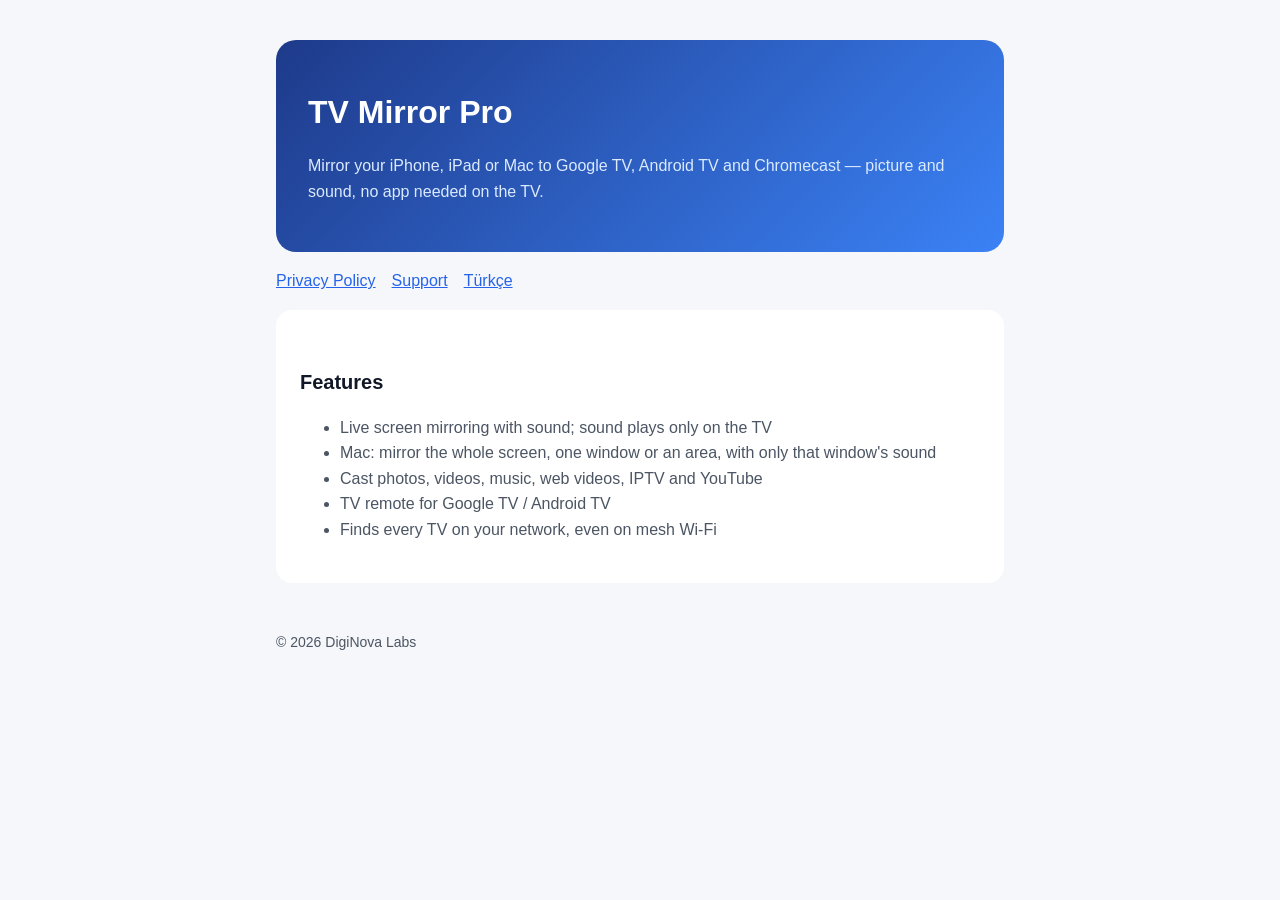
<file: index.html>
<!doctype html><html lang="en"><head><meta charset="utf-8"><meta name="viewport" content="width=device-width,initial-scale=1">
<title>TV Mirror Pro</title><meta name="description" content="Mirror your iPhone, iPad or Mac to Google TV, Android TV and Chromecast with sound."><link rel="stylesheet" href="style.css"></head>
<body><main>
<div class="hero"><h1>TV Mirror Pro</h1><p>Mirror your iPhone, iPad or Mac to Google TV, Android TV and Chromecast — picture and sound, no app needed on the TV.</p></div>
<nav><a href="privacy.html">Privacy Policy</a><a href="support.html">Support</a><a href="tr/">Türkçe</a></nav>
<div class="card"><h2>Features</h2><ul>
<li>Live screen mirroring with sound; sound plays only on the TV</li>
<li>Mac: mirror the whole screen, one window or an area, with only that window's sound</li>
<li>Cast photos, videos, music, web videos, IPTV and YouTube</li>
<li>TV remote for Google TV / Android TV</li>
<li>Finds every TV on your network, even on mesh Wi-Fi</li></ul></div>
<footer>© <span id="y">2026</span> DigiNova Labs</footer></main>
<script>document.getElementById('y').textContent=new Date().getFullYear()</script></body></html>
</file>
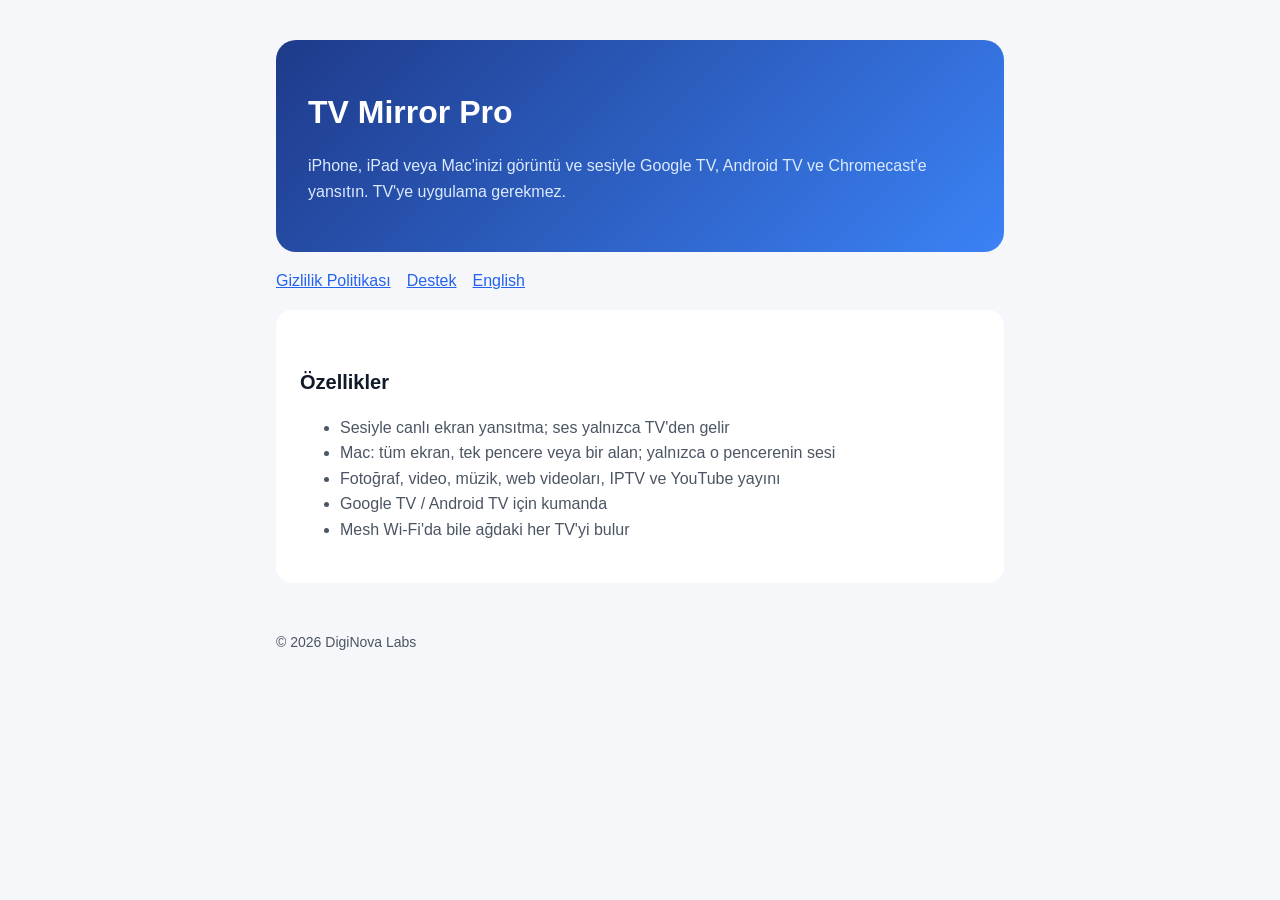
<file: tr/index.html>
<!doctype html><html lang="tr"><head><meta charset="utf-8"><meta name="viewport" content="width=device-width,initial-scale=1">
<title>TV Mirror Pro</title><meta name="description" content="iPhone, iPad veya Mac'inizi sesiyle Google TV, Android TV ve Chromecast'e yansıtın."><link rel="stylesheet" href="../style.css"></head>
<body><main>
<div class="hero"><h1>TV Mirror Pro</h1><p>iPhone, iPad veya Mac'inizi görüntü ve sesiyle Google TV, Android TV ve Chromecast'e yansıtın. TV'ye uygulama gerekmez.</p></div>
<nav><a href="privacy.html">Gizlilik Politikası</a><a href="support.html">Destek</a><a href="../">English</a></nav>
<div class="card"><h2>Özellikler</h2><ul>
<li>Sesiyle canlı ekran yansıtma; ses yalnızca TV'den gelir</li>
<li>Mac: tüm ekran, tek pencere veya bir alan; yalnızca o pencerenin sesi</li>
<li>Fotoğraf, video, müzik, web videoları, IPTV ve YouTube yayını</li>
<li>Google TV / Android TV için kumanda</li>
<li>Mesh Wi-Fi'da bile ağdaki her TV'yi bulur</li></ul></div>
<footer>© <span id="y">2026</span> DigiNova Labs</footer></main>
<script>document.getElementById('y').textContent=new Date().getFullYear()</script></body></html>
</file>
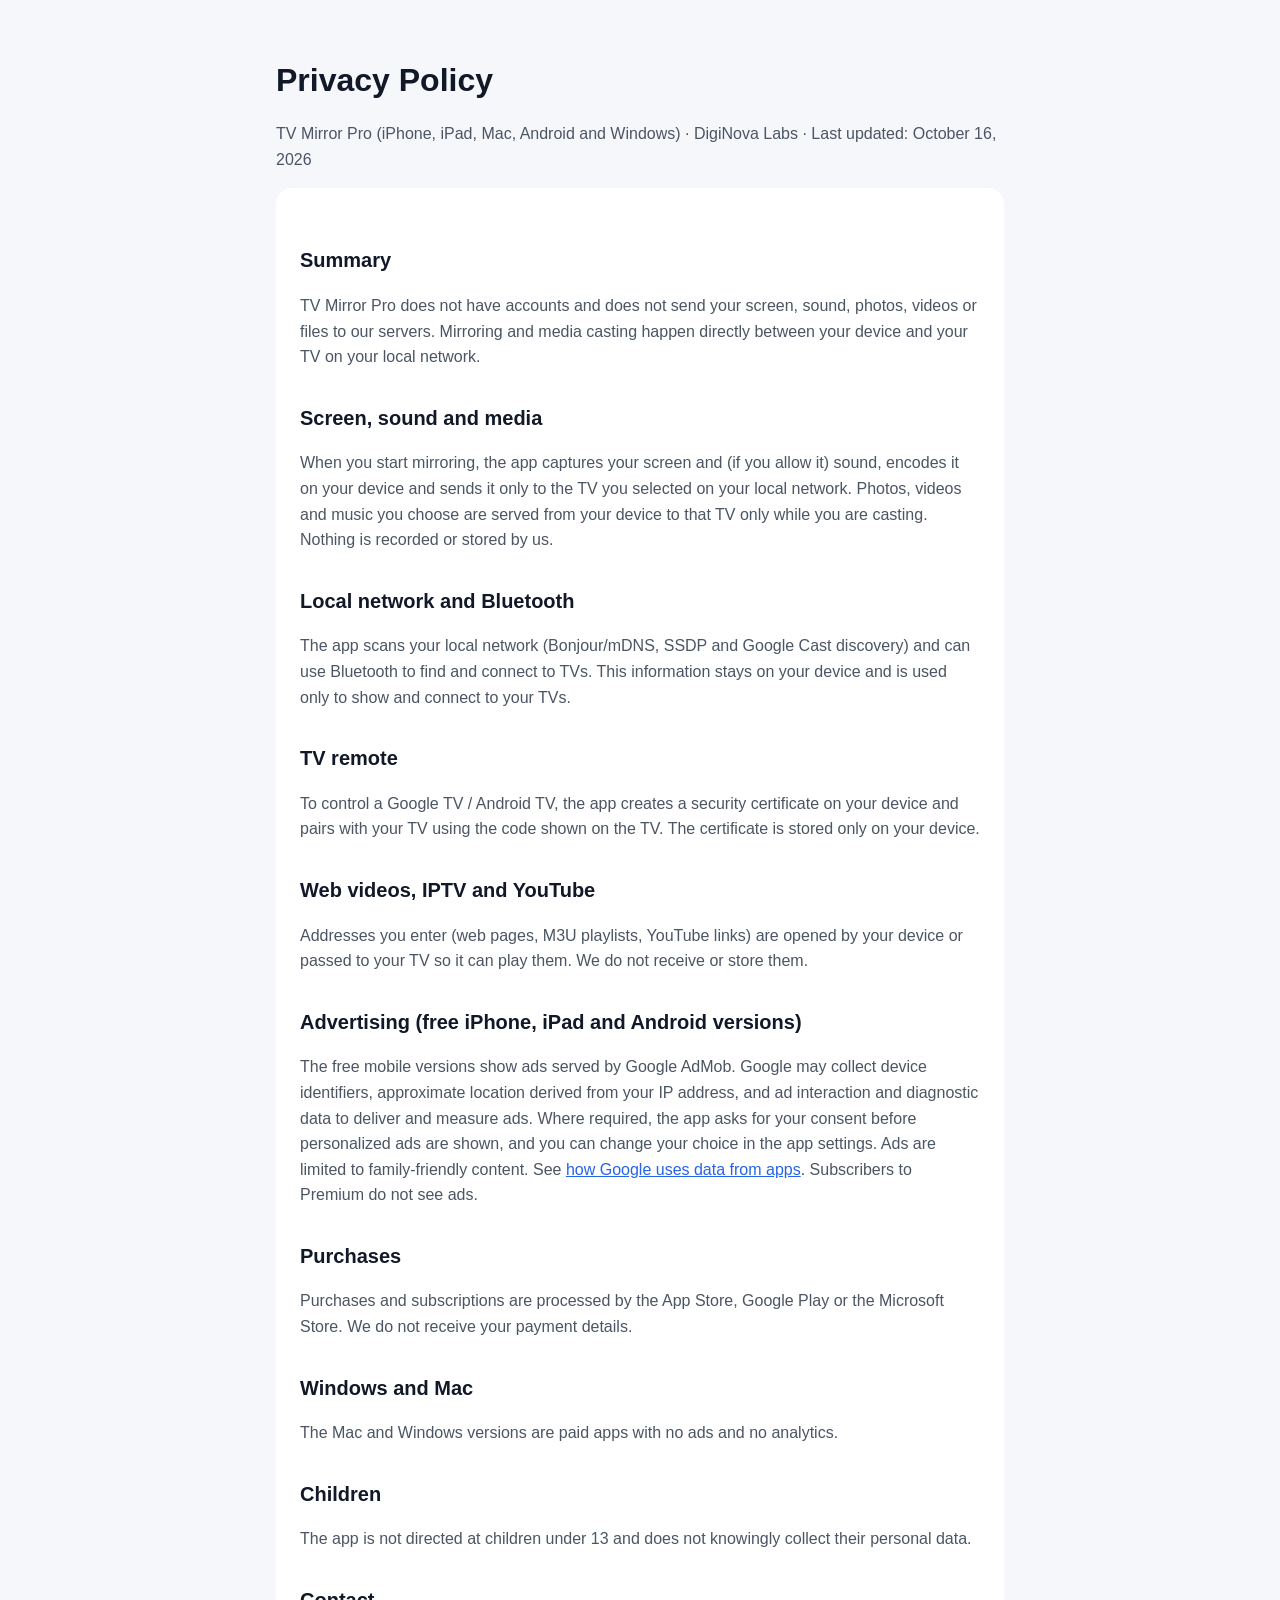
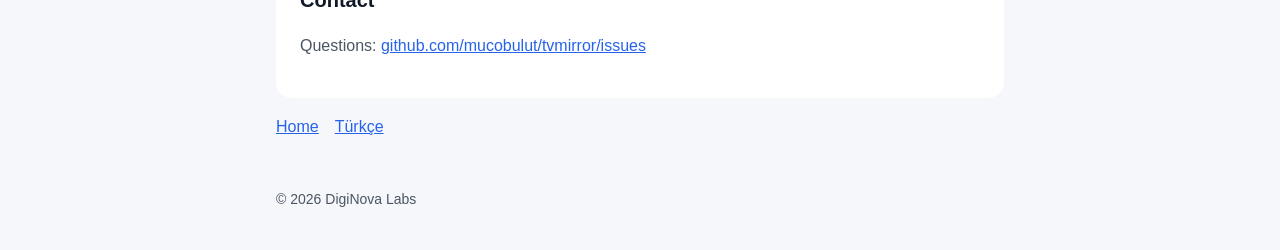
<file: privacy.html>
<!doctype html><html lang="en"><head><meta charset="utf-8"><meta name="viewport" content="width=device-width,initial-scale=1">
<title>Privacy Policy – TV Mirror Pro</title><link rel="stylesheet" href="style.css"></head>
<body><main>
<h1>Privacy Policy</h1><p>TV Mirror Pro (iPhone, iPad, Mac, Android and Windows) · DigiNova Labs · Last updated: October 16, 2026</p>
<div class="card">
<h2>Summary</h2>
<p>TV Mirror Pro does not have accounts and does not send your screen, sound, photos, videos or files to our servers. Mirroring and media casting happen directly between your device and your TV on your local network.</p>
<h2>Screen, sound and media</h2>
<p>When you start mirroring, the app captures your screen and (if you allow it) sound, encodes it on your device and sends it only to the TV you selected on your local network. Photos, videos and music you choose are served from your device to that TV only while you are casting. Nothing is recorded or stored by us.</p>
<h2>Local network and Bluetooth</h2>
<p>The app scans your local network (Bonjour/mDNS, SSDP and Google Cast discovery) and can use Bluetooth to find and connect to TVs. This information stays on your device and is used only to show and connect to your TVs.</p>
<h2>TV remote</h2>
<p>To control a Google TV / Android TV, the app creates a security certificate on your device and pairs with your TV using the code shown on the TV. The certificate is stored only on your device.</p>
<h2>Web videos, IPTV and YouTube</h2>
<p>Addresses you enter (web pages, M3U playlists, YouTube links) are opened by your device or passed to your TV so it can play them. We do not receive or store them.</p>
<h2>Advertising (free iPhone, iPad and Android versions)</h2>
<p>The free mobile versions show ads served by Google AdMob. Google may collect device identifiers, approximate location derived from your IP address, and ad interaction and diagnostic data to deliver and measure ads. Where required, the app asks for your consent before personalized ads are shown, and you can change your choice in the app settings. Ads are limited to family-friendly content. See <a href="https://policies.google.com/technologies/ads">how Google uses data from apps</a>. Subscribers to Premium do not see ads.</p>
<h2>Purchases</h2>
<p>Purchases and subscriptions are processed by the App Store, Google Play or the Microsoft Store. We do not receive your payment details.</p>
<h2>Windows and Mac</h2>
<p>The Mac and Windows versions are paid apps with no ads and no analytics.</p>
<h2>Children</h2>
<p>The app is not directed at children under 13 and does not knowingly collect their personal data.</p>
<h2>Contact</h2>
<p>Questions: <a href="https://github.com/mucobulut/tvmirror/issues">github.com/mucobulut/tvmirror/issues</a></p>
</div><nav><a href="./">Home</a><a href="tr/privacy.html">Türkçe</a></nav>
<footer>© <span id="y">2026</span> DigiNova Labs</footer></main>
<script>document.getElementById('y').textContent=new Date().getFullYear()</script></body></html>
</file>
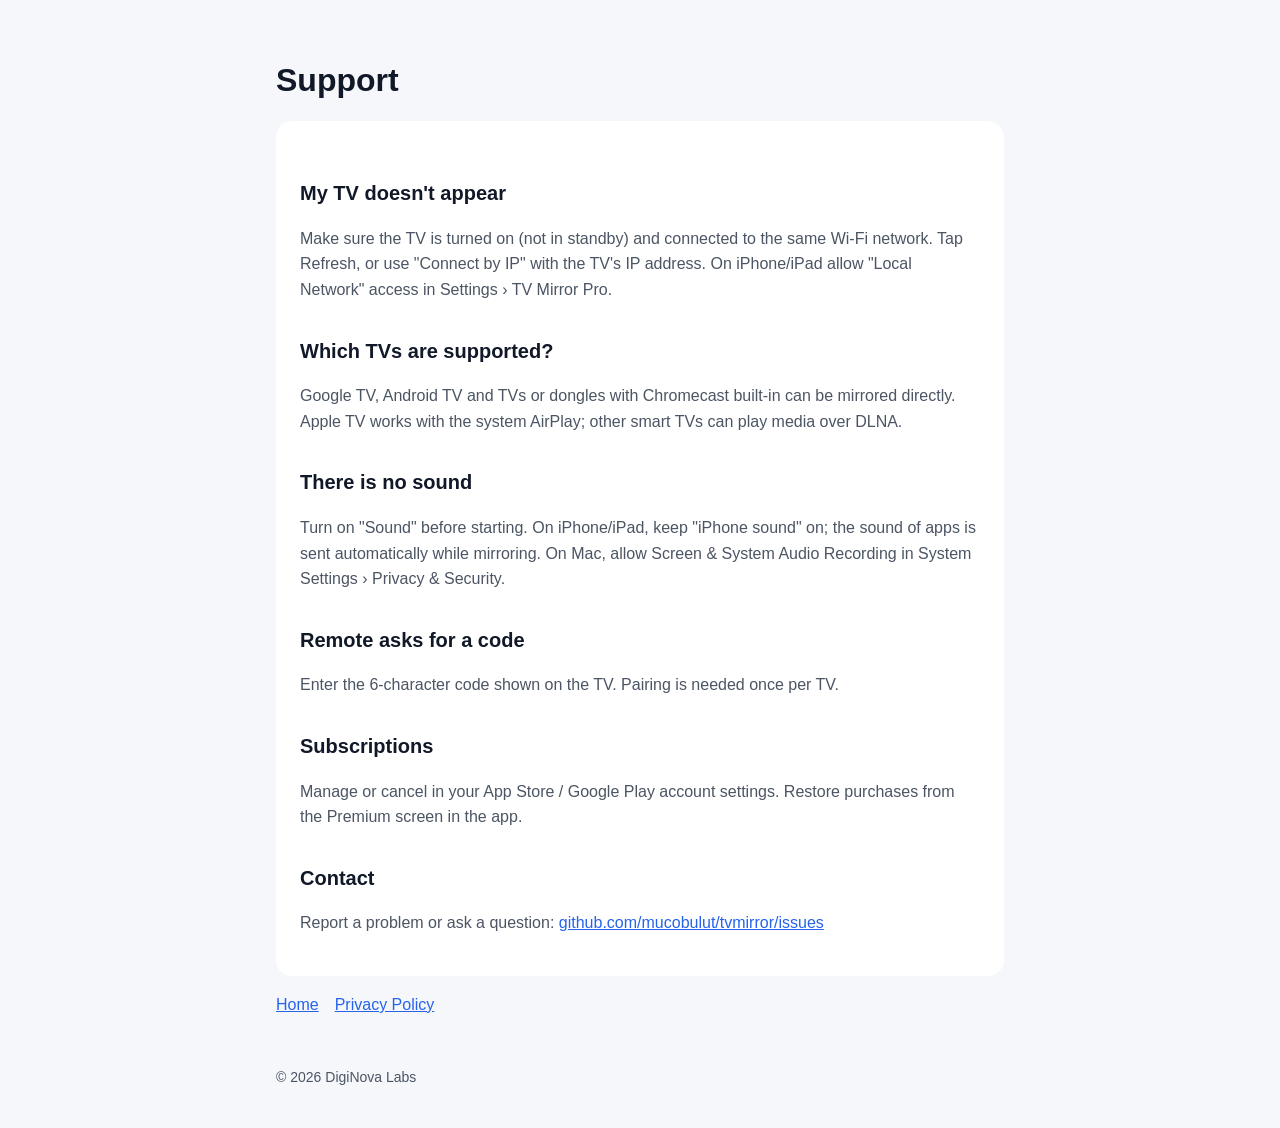
<file: support.html>
<!doctype html><html lang="en"><head><meta charset="utf-8"><meta name="viewport" content="width=device-width,initial-scale=1">
<title>Support – TV Mirror Pro</title><link rel="stylesheet" href="style.css"></head>
<body><main>
<h1>Support</h1>
<div class="card">
<h2>My TV doesn't appear</h2><p>Make sure the TV is turned on (not in standby) and connected to the same Wi-Fi network. Tap Refresh, or use "Connect by IP" with the TV's IP address. On iPhone/iPad allow "Local Network" access in Settings › TV Mirror Pro.</p>
<h2>Which TVs are supported?</h2><p>Google TV, Android TV and TVs or dongles with Chromecast built-in can be mirrored directly. Apple TV works with the system AirPlay; other smart TVs can play media over DLNA.</p>
<h2>There is no sound</h2><p>Turn on "Sound" before starting. On iPhone/iPad, keep "iPhone sound" on; the sound of apps is sent automatically while mirroring. On Mac, allow Screen & System Audio Recording in System Settings › Privacy & Security.</p>
<h2>Remote asks for a code</h2><p>Enter the 6-character code shown on the TV. Pairing is needed once per TV.</p>
<h2>Subscriptions</h2><p>Manage or cancel in your App Store / Google Play account settings. Restore purchases from the Premium screen in the app.</p>
<h2>Contact</h2><p>Report a problem or ask a question: <a href="https://github.com/mucobulut/tvmirror/issues">github.com/mucobulut/tvmirror/issues</a></p>
</div><nav><a href="./">Home</a><a href="privacy.html">Privacy Policy</a></nav>
<footer>© <span id="y">2026</span> DigiNova Labs</footer></main>
<script>document.getElementById('y').textContent=new Date().getFullYear()</script></body></html>
</file>
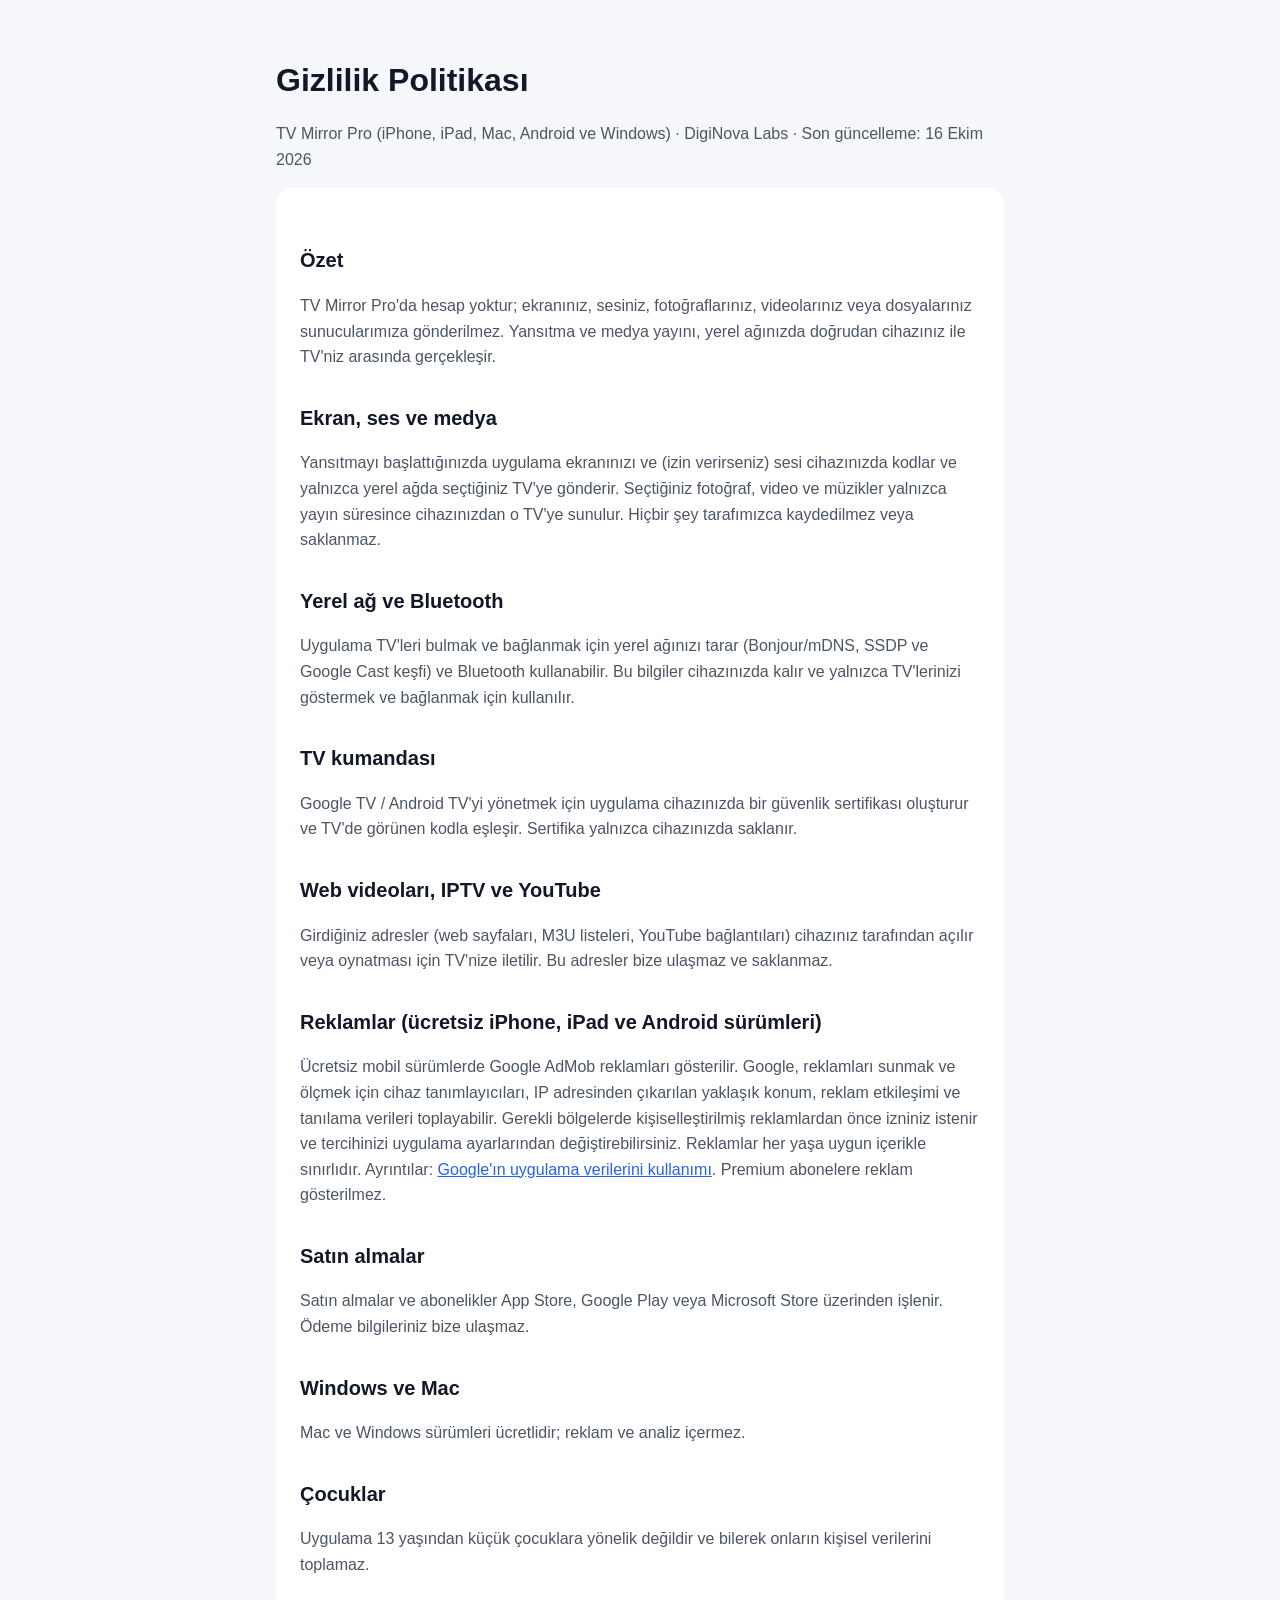
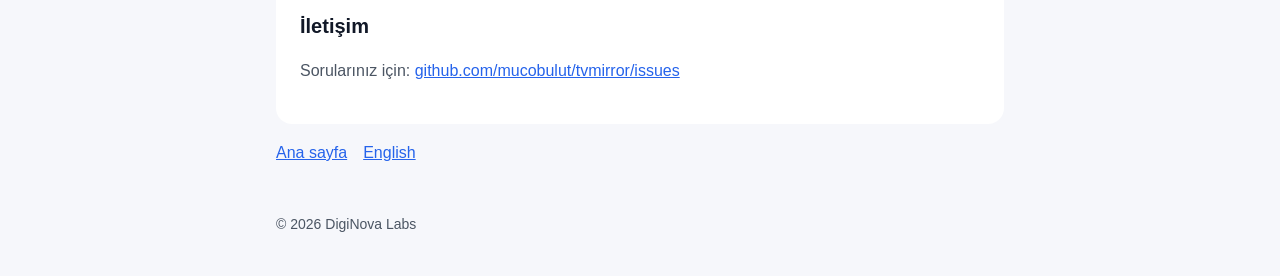
<file: tr/privacy.html>
<!doctype html><html lang="tr"><head><meta charset="utf-8"><meta name="viewport" content="width=device-width,initial-scale=1">
<title>Gizlilik Politikası – TV Mirror Pro</title><link rel="stylesheet" href="../style.css"></head>
<body><main>
<h1>Gizlilik Politikası</h1><p>TV Mirror Pro (iPhone, iPad, Mac, Android ve Windows) · DigiNova Labs · Son güncelleme: 16 Ekim 2026</p>
<div class="card">
<h2>Özet</h2>
<p>TV Mirror Pro'da hesap yoktur; ekranınız, sesiniz, fotoğraflarınız, videolarınız veya dosyalarınız sunucularımıza gönderilmez. Yansıtma ve medya yayını, yerel ağınızda doğrudan cihazınız ile TV'niz arasında gerçekleşir.</p>
<h2>Ekran, ses ve medya</h2>
<p>Yansıtmayı başlattığınızda uygulama ekranınızı ve (izin verirseniz) sesi cihazınızda kodlar ve yalnızca yerel ağda seçtiğiniz TV'ye gönderir. Seçtiğiniz fotoğraf, video ve müzikler yalnızca yayın süresince cihazınızdan o TV'ye sunulur. Hiçbir şey tarafımızca kaydedilmez veya saklanmaz.</p>
<h2>Yerel ağ ve Bluetooth</h2>
<p>Uygulama TV'leri bulmak ve bağlanmak için yerel ağınızı tarar (Bonjour/mDNS, SSDP ve Google Cast keşfi) ve Bluetooth kullanabilir. Bu bilgiler cihazınızda kalır ve yalnızca TV'lerinizi göstermek ve bağlanmak için kullanılır.</p>
<h2>TV kumandası</h2>
<p>Google TV / Android TV'yi yönetmek için uygulama cihazınızda bir güvenlik sertifikası oluşturur ve TV'de görünen kodla eşleşir. Sertifika yalnızca cihazınızda saklanır.</p>
<h2>Web videoları, IPTV ve YouTube</h2>
<p>Girdiğiniz adresler (web sayfaları, M3U listeleri, YouTube bağlantıları) cihazınız tarafından açılır veya oynatması için TV'nize iletilir. Bu adresler bize ulaşmaz ve saklanmaz.</p>
<h2>Reklamlar (ücretsiz iPhone, iPad ve Android sürümleri)</h2>
<p>Ücretsiz mobil sürümlerde Google AdMob reklamları gösterilir. Google, reklamları sunmak ve ölçmek için cihaz tanımlayıcıları, IP adresinden çıkarılan yaklaşık konum, reklam etkileşimi ve tanılama verileri toplayabilir. Gerekli bölgelerde kişiselleştirilmiş reklamlardan önce izniniz istenir ve tercihinizi uygulama ayarlarından değiştirebilirsiniz. Reklamlar her yaşa uygun içerikle sınırlıdır. Ayrıntılar: <a href="https://policies.google.com/technologies/ads">Google'ın uygulama verilerini kullanımı</a>. Premium abonelere reklam gösterilmez.</p>
<h2>Satın almalar</h2>
<p>Satın almalar ve abonelikler App Store, Google Play veya Microsoft Store üzerinden işlenir. Ödeme bilgileriniz bize ulaşmaz.</p>
<h2>Windows ve Mac</h2>
<p>Mac ve Windows sürümleri ücretlidir; reklam ve analiz içermez.</p>
<h2>Çocuklar</h2>
<p>Uygulama 13 yaşından küçük çocuklara yönelik değildir ve bilerek onların kişisel verilerini toplamaz.</p>
<h2>İletişim</h2>
<p>Sorularınız için: <a href="https://github.com/mucobulut/tvmirror/issues">github.com/mucobulut/tvmirror/issues</a></p>
</div><nav><a href="./">Ana sayfa</a><a href="../privacy.html">English</a></nav>
<footer>© <span id="y">2026</span> DigiNova Labs</footer></main>
<script>document.getElementById('y').textContent=new Date().getFullYear()</script></body></html>
</file>
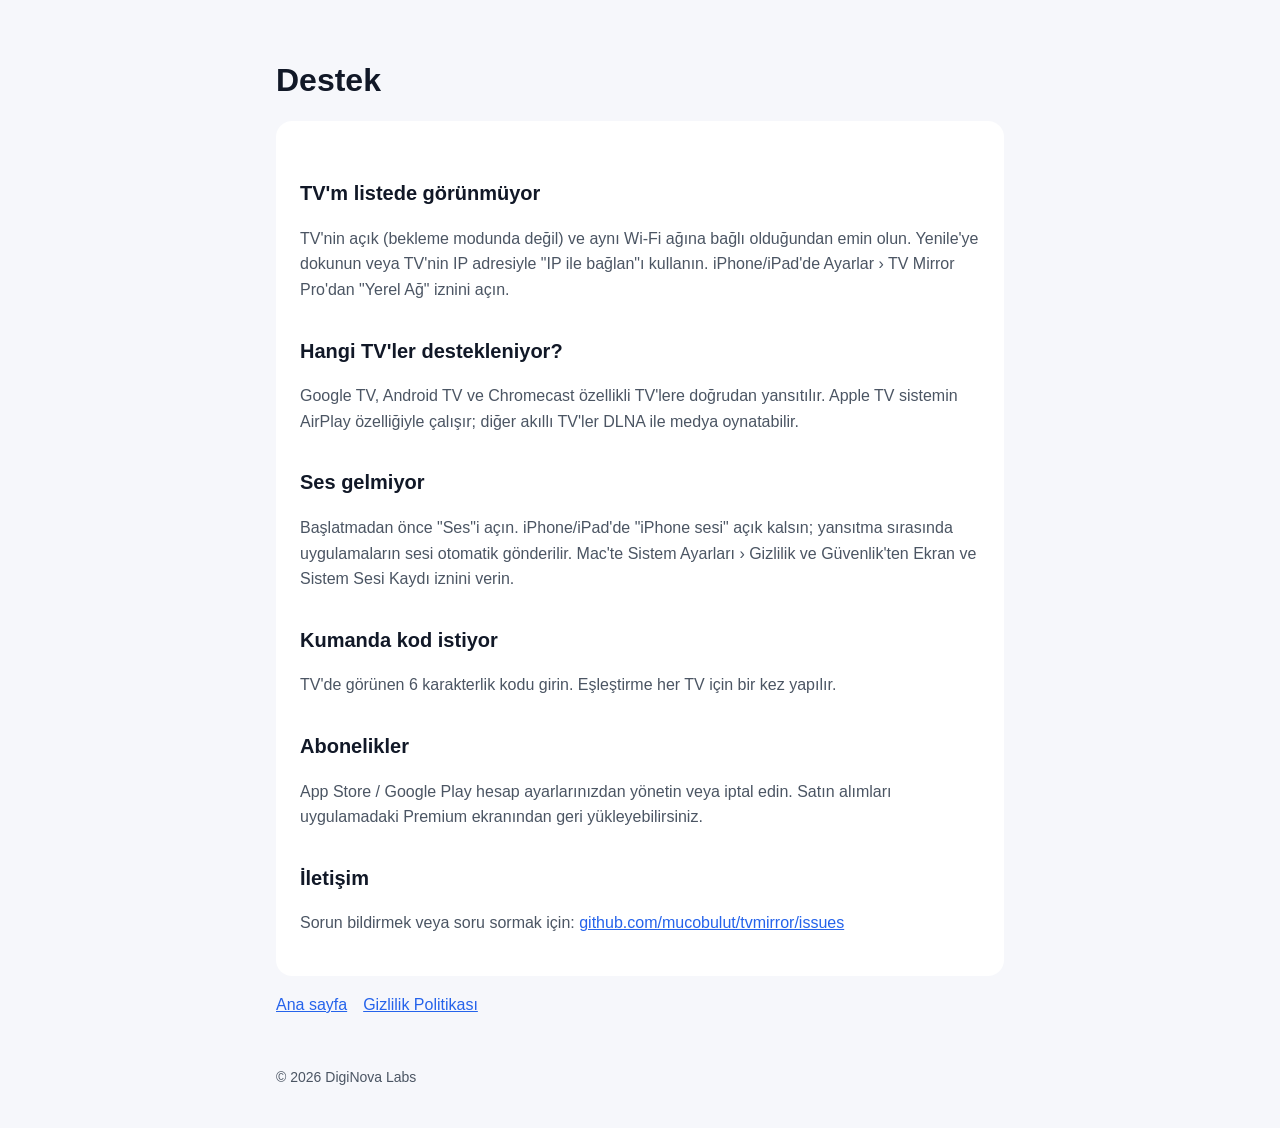
<file: tr/support.html>
<!doctype html><html lang="tr"><head><meta charset="utf-8"><meta name="viewport" content="width=device-width,initial-scale=1">
<title>Destek – TV Mirror Pro</title><link rel="stylesheet" href="../style.css"></head>
<body><main>
<h1>Destek</h1>
<div class="card">
<h2>TV'm listede görünmüyor</h2><p>TV'nin açık (bekleme modunda değil) ve aynı Wi-Fi ağına bağlı olduğundan emin olun. Yenile'ye dokunun veya TV'nin IP adresiyle "IP ile bağlan"ı kullanın. iPhone/iPad'de Ayarlar › TV Mirror Pro'dan "Yerel Ağ" iznini açın.</p>
<h2>Hangi TV'ler destekleniyor?</h2><p>Google TV, Android TV ve Chromecast özellikli TV'lere doğrudan yansıtılır. Apple TV sistemin AirPlay özelliğiyle çalışır; diğer akıllı TV'ler DLNA ile medya oynatabilir.</p>
<h2>Ses gelmiyor</h2><p>Başlatmadan önce "Ses"i açın. iPhone/iPad'de "iPhone sesi" açık kalsın; yansıtma sırasında uygulamaların sesi otomatik gönderilir. Mac'te Sistem Ayarları › Gizlilik ve Güvenlik'ten Ekran ve Sistem Sesi Kaydı iznini verin.</p>
<h2>Kumanda kod istiyor</h2><p>TV'de görünen 6 karakterlik kodu girin. Eşleştirme her TV için bir kez yapılır.</p>
<h2>Abonelikler</h2><p>App Store / Google Play hesap ayarlarınızdan yönetin veya iptal edin. Satın alımları uygulamadaki Premium ekranından geri yükleyebilirsiniz.</p>
<h2>İletişim</h2><p>Sorun bildirmek veya soru sormak için: <a href="https://github.com/mucobulut/tvmirror/issues">github.com/mucobulut/tvmirror/issues</a></p>
</div><nav><a href="./">Ana sayfa</a><a href="privacy.html">Gizlilik Politikası</a></nav>
<footer>© <span id="y">2026</span> DigiNova Labs</footer></main>
<script>document.getElementById('y').textContent=new Date().getFullYear()</script></body></html>
</file>
<file: style.css>
:root{--bg:#f6f7fb;--fg:#111827;--muted:#4b5563;--card:#fff;--accent:#2563eb}
@media (prefers-color-scheme:dark){:root{--bg:#0b1020;--fg:#e5e7eb;--muted:#9ca3af;--card:#151b2e;--accent:#60a5fa}}
*{box-sizing:border-box}body{margin:0;font:16px/1.6 -apple-system,BlinkMacSystemFont,"Segoe UI",Roboto,sans-serif;background:var(--bg);color:var(--fg)}
main{max-width:760px;margin:0 auto;padding:40px 16px}h1{font-size:32px;line-height:1.2}h2{margin-top:32px;font-size:20px}
.card{background:var(--card);border-radius:16px;padding:24px;margin:16px 0}a{color:var(--accent)}p,li{color:var(--muted)}
.hero{background:linear-gradient(135deg,#1e3a8a,#3b82f6);color:#fff;border-radius:20px;padding:32px}.hero p{color:#dbeafe}
nav{display:flex;gap:16px;flex-wrap:wrap;margin:16px 0}footer{margin-top:48px;font-size:14px;color:var(--muted)}
</file>
